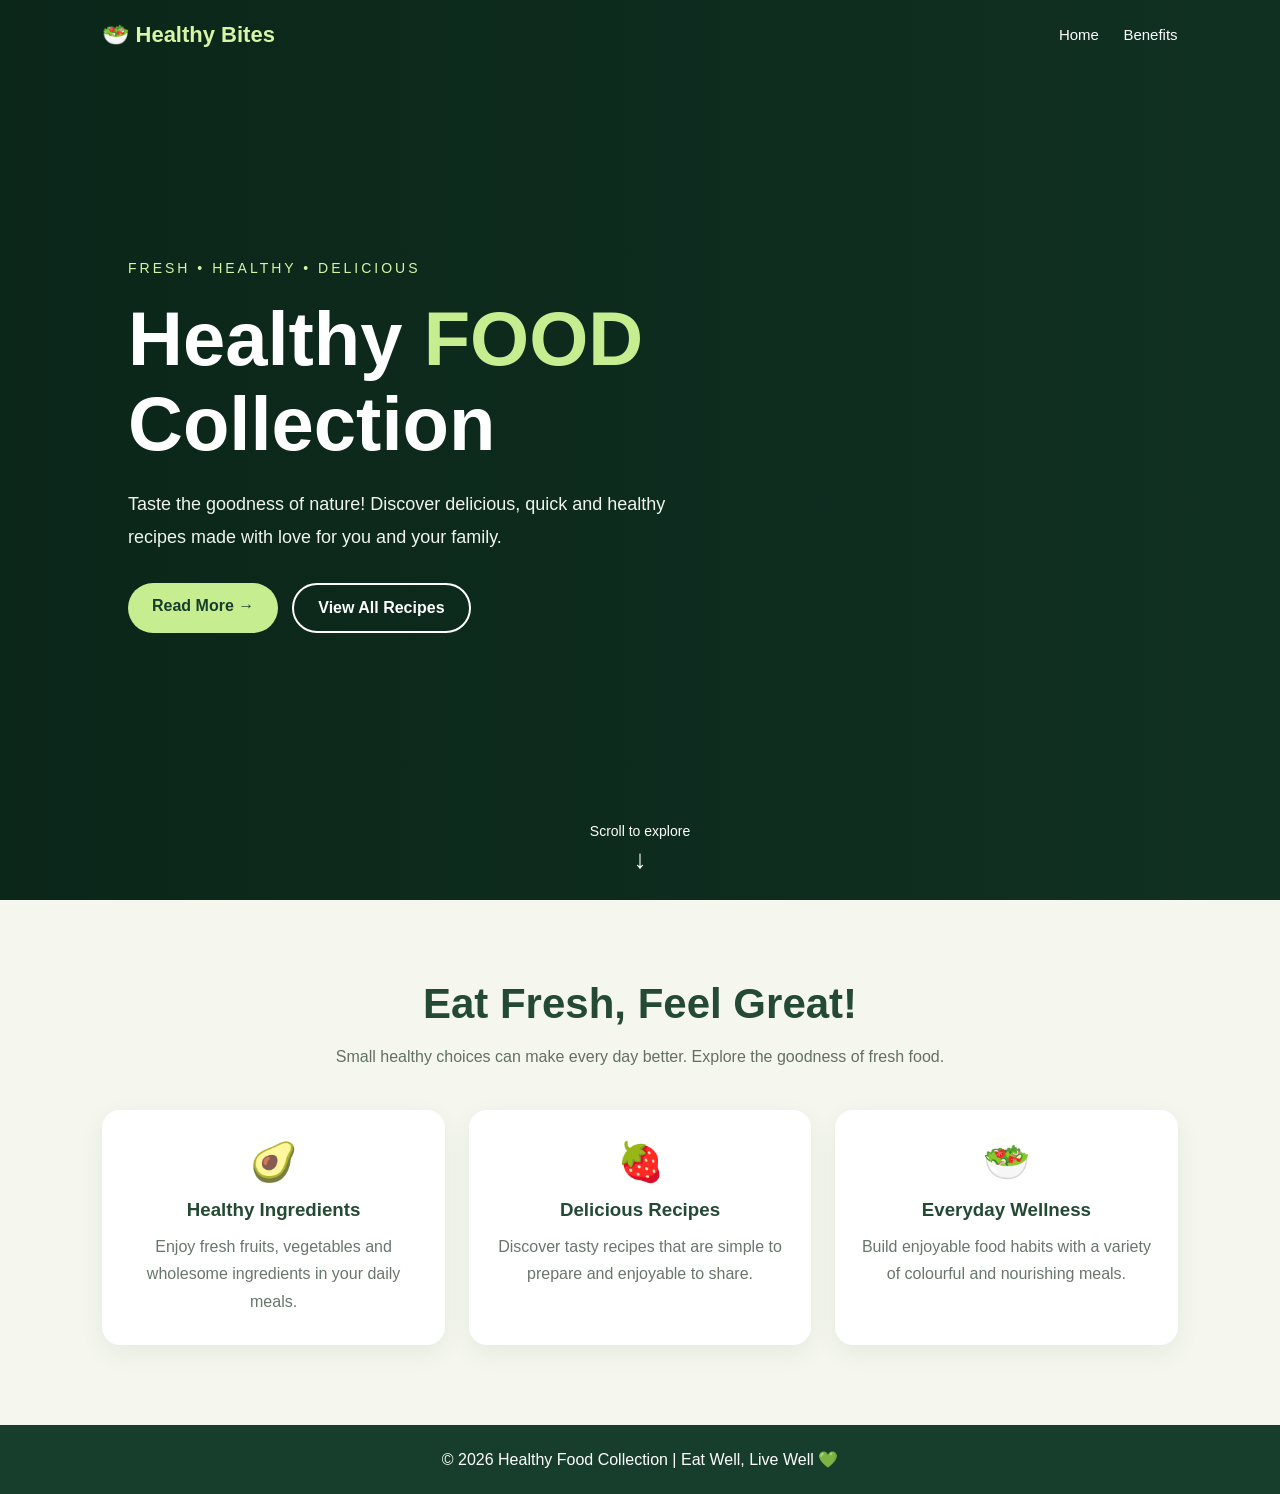
<file: index.html>
<!DOCTYPE html>
<html lang="en">
<head>
    <meta charset="UTF-8">
    <meta name="viewport"
          content="width=device-width, initial-scale=1.0">

    <title>Healthy Food Collection</title>

    <style>
        * {
            margin: 0;
            padding: 0;
            box-sizing: border-box;
        }

        html {
            scroll-behavior: smooth;
        }

        body {
            font-family: 'Segoe UI', Arial, sans-serif;
            color: #fff;
            background: #173d2c;
            overflow-x: hidden;
        }

        /* Main background image */
        .hero {
            min-height: 100vh;
            min-height: 100svh;
            background:
                linear-gradient(
                    90deg,
                    rgba(9, 35, 23, 0.88),
                    rgba(9, 35, 23, 0.48)
                ),
                url("https://images.unsplash.com/photo-1490645935967-10de6ba17061?auto=format&fit=crop&w=2000&q=85");

            background-size: cover;
            background-position: center;
            display: flex;
            flex-direction: column;
        }

        /* Navigation bar */
        nav {
            display: flex;
            justify-content: space-between;
            align-items: center;
            padding: 22px 8%;
            gap: 15px;
        }

        .logo {
            color: #d7f5a5;
            font-size: 22px;
            font-weight: bold;
        }

        nav a {
            color: white;
            text-decoration: none;
            margin-left: 20px;
            font-size: 15px;
        }

        nav a:hover {
            color: #d7f5a5;
        }

        /* Main content */
        .hero-content {
            flex: 1;
            display: flex;
            flex-direction: column;
            justify-content: center;
            align-items: flex-start;
            padding: 70px 10%;
            max-width: 900px;
        }

        .tagline {
            color: #d7f5a5;
            font-size: 14px;
            letter-spacing: 3px;
            text-transform: uppercase;
            margin-bottom: 20px;
        }

        h1 {
            font-size: clamp(42px, 7vw, 76px);
            line-height: 1.12;
            margin-bottom: 22px;
        }

        h1 span {
            color: #c7ed91;
        }

        .hero-content p {
            font-size: 18px;
            line-height: 1.8;
            max-width: 540px;
            color: #f0f5ec;
            margin-bottom: 30px;
        }

        .buttons {
            display: flex;
            flex-wrap: wrap;
            gap: 14px;
        }

        .btn {
            display: inline-block;
            padding: 14px 24px;
            border-radius: 30px;
            text-decoration: none;
            font-size: 16px;
            font-weight: 600;
            transition: 0.3s ease;
        }

        .btn-primary {
            background: #c7ed91;
            color: #173d2c;
        }

        .btn-secondary {
            border: 2px solid white;
            color: white;
        }

        .btn:hover {
            transform: translateY(-4px);
            box-shadow: 0 8px 20px #0003;
        }

        /* Scrolling indicator */
        .scroll-hint {
            text-align: center;
            padding: 0 0 25px;
            color: #fff;
            font-size: 14px;
            animation: float 1.8s infinite;
        }

        .scroll-hint a {
            color: white;
            text-decoration: none;
        }

        .arrow {
            display: block;
            font-size: 26px;
            margin-top: 5px;
        }

        /* Section below hero */
        .features {
            padding: 80px 8%;
            background: #f5f7ee;
            color: #244a34;
            text-align: center;
        }

        .features h2 {
            font-size: clamp(28px, 5vw, 42px);
            margin-bottom: 15px;
        }

        .section-intro {
            color: #627064;
            line-height: 1.7;
            margin-bottom: 40px;
        }

        .cards {
            display: grid;
            grid-template-columns: repeat(3, 1fr);
            gap: 24px;
            max-width: 1100px;
            margin: auto;
        }

        .card {
            padding: 30px 22px;
            background: white;
            border-radius: 18px;
            box-shadow: 0 8px 25px #173d2c12;
            transition: transform 0.3s;
        }

        .card:hover {
            transform: translateY(-7px);
        }

        .card .emoji {
            font-size: 38px;
            margin-bottom: 15px;
        }

        .card h3 {
            margin-bottom: 12px;
        }

        .card p {
            color: #68766b;
            line-height: 1.7;
        }

        footer {
            padding: 25px 15px;
            text-align: center;
            color: white;
            background: #173d2c;
        }

        /* Reveal animation on scroll */
        .reveal {
            opacity: 0;
            transform: translateY(35px);
            transition: opacity 0.8s ease,
                        transform 0.8s ease;
        }

        .reveal.show {
            opacity: 1;
            transform: translateY(0);
        }

        @keyframes float {
            0%, 100% {
                transform: translateY(0);
            }
            50% {
                transform: translateY(7px);
            }
        }

        /* Mobile responsive design */
        @media (max-width: 600px) {
            nav {
                padding: 18px 6%;
                flex-direction: column;
                gap: 12px;
            }

            .logo {
                font-size: 20px;
            }

            nav a {
                margin: 0 8px;
                font-size: 14px;
            }

            .hero {
                background-position: 58% center;
            }

            .hero-content {
                padding: 65px 7% 55px;
                align-items: flex-start;
            }

            h1 {
                font-size: 43px;
            }

            .hero-content p {
                font-size: 16px;
                line-height: 1.7;
            }

            .tagline {
                font-size: 12px;
                letter-spacing: 2px;
            }

            .buttons {
                flex-direction: column;
                width: 100%;
                align-items: stretch;
            }

            .btn {
                text-align: center;
                width: 100%;
            }

            .scroll-hint {
                padding-bottom: 20px;
            }

            .features {
                padding: 60px 6%;
            }

            .cards {
                grid-template-columns: 1fr;
                gap: 18px;
            }
        }

        /* Respect reduced-motion settings */
        @media (prefers-reduced-motion: reduce) {
            html {
                scroll-behavior: auto;
            }

            *, *::before, *::after {
                animation: none !important;
                transition: none !important;
            }

            .reveal {
                opacity: 1;
                transform: none;
            }
        }
    </style>
</head>

<body>

    <section class="hero" id="home">

        <nav>
            <div class="logo">🥗 Healthy Bites</div>

            <div>
                <a href="#home">Home</a>
                <a href="#benefits">Benefits</a>
            </div>
        </nav>

        <div class="hero-content">
            <div class="tagline">
                Fresh • Healthy • Delicious
            </div>

            <h1>
                Healthy <span>FOOD</span><br>
                Collection
            </h1>

            <p>
                Taste the goodness of nature! Discover delicious,
                quick and healthy recipes made with love for you
                and your family.
            </p>

            <div class="buttons">
                <a href="sak.html" class="btn btn-primary">
                    Read More →
                </a>

                <a href="recipes.html" class="btn btn-secondary">
                    View All Recipes
                </a>
            </div>
        </div>

        <div class="scroll-hint">
            <a href="#benefits">
                Scroll to explore
                <span class="arrow">↓</span>
            </a>
        </div>

    </section>

    <section class="features" id="benefits">

        <div class="reveal">
            <h2>Eat Fresh, Feel Great!</h2>

            <p class="section-intro">
                Small healthy choices can make every day better.
                Explore the goodness of fresh food.
            </p>
        </div>

        <div class="cards">

            <div class="card reveal">
                <div class="emoji">🥑</div>
                <h3>Healthy Ingredients</h3>
                <p>
                    Enjoy fresh fruits, vegetables and wholesome
                    ingredients in your daily meals.
                </p>
            </div>

            <div class="card reveal">
                <div class="emoji">🍓</div>
                <h3>Delicious Recipes</h3>
                <p>
                    Discover tasty recipes that are simple to
                    prepare and enjoyable to share.
                </p>
            </div>

            <div class="card reveal">
                <div class="emoji">🥗</div>
                <h3>Everyday Wellness</h3>
                <p>
                    Build enjoyable food habits with a variety
                    of colourful and nourishing meals.
                </p>
            </div>

        </div>
    </section>

    <footer>
        <p>© 2026 Healthy Food Collection | Eat Well, Live Well 💚</p>
    </footer>

    <script>
        const observer = new IntersectionObserver(
            (entries) => {
                entries.forEach((entry) => {
                    if (entry.isIntersecting) {
                        entry.target.classList.add("show");
                        observer.unobserve(entry.target);
                    }
                });
            },
            {
                threshold: 0.15
            }
        );

        document.querySelectorAll(".reveal").forEach((element) => {
            observer.observe(element);
        });
    </script>

</body>
</html>
</file>
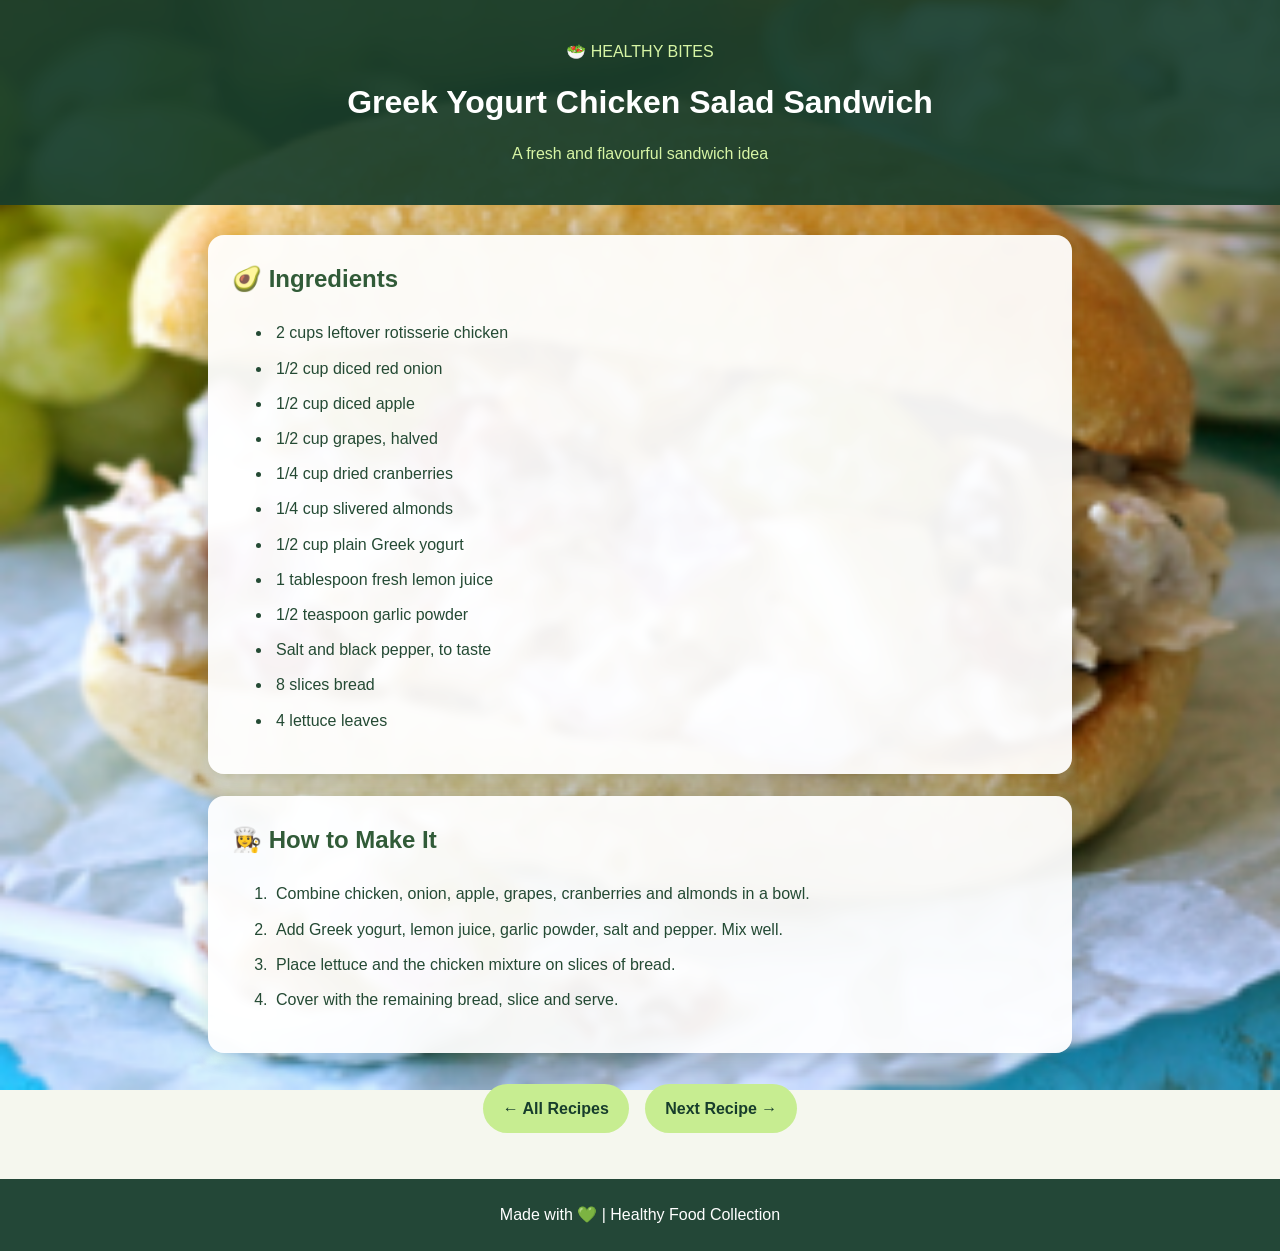
<file: 1food.html>
<!DOCTYPE html>
<html lang="en">
<head>
<meta charset="UTF-8">
<meta name="viewport" content="width=device-width, initial-scale=1.0">

<title>Greek Yogurt Chicken Salad Sandwich</title>

<style>
* {
    box-sizing: border-box;
}

body {
    margin: 0;
    font-family: 'Segoe UI', Arial, sans-serif;
    background-color: #f5f7ee;
    background-image: url("1 food.png");
    background-size: cover;
    background-position: center;
    background-repeat: no-repeat;
    background-attachment: fixed;
    color: #244a34;
    line-height: 1.7;
}

/* Header */
header {
    background: rgba(23, 61, 44, 0.92);
    color: white;
    text-align: center;
    padding: 30px 16px;
}

header p {
    color: #d7f5a5;
    margin: 8px 0;
}

header h1 {
    margin: 10px 0;
}

/* Main Content */
main {
    max-width: 900px;
    margin: 30px auto;
    padding: 0 18px;
}

/* Recipe Panels */
.panel {
    background: rgba(255, 255, 255, 0.94);
    padding: 24px;
    border-radius: 16px;
    margin-top: 22px;
    box-shadow: 0 5px 20px rgba(23, 61, 44, 0.15);
    backdrop-filter: blur(4px);
}

h2 {
    color: #315b38;
    margin-top: 0;
}

li {
    margin: 8px 0;
    padding-left: 4px;
}

/* Navigation Buttons */
.buttons {
    text-align: center;
    margin-top: 25px;
}

.btn {
    display: inline-block;
    background: #c7ed91;
    color: #173d2c;
    text-decoration: none;
    padding: 11px 20px;
    border-radius: 25px;
    font-weight: bold;
    margin: 6px;
    transition: background 0.3s ease;
}

.btn:hover {
    background: #b1df72;
}

/* Footer */
footer {
    text-align: center;
    background: rgba(23, 61, 44, 0.94);
    color: white;
    padding: 22px;
    margin-top: 40px;
}

/* Mobile Responsive */
@media (max-width: 600px) {
    body {
        background-attachment: scroll;
        background-position: center;
    }

    header {
        padding: 24px 14px;
    }

    header h1 {
        font-size: 27px;
        line-height: 1.3;
    }

    main {
        margin-top: 20px;
        padding: 0 12px;
    }

    .panel {
        padding: 18px;
        margin-top: 16px;
    }

    .btn {
        padding: 10px 16px;
    }
}
</style>
</head>

<body>

<header>
    <p>🥗 HEALTHY BITES</p>
    <h1>Greek Yogurt Chicken Salad Sandwich</h1>
    <p>A fresh and flavourful sandwich idea</p>
</header>

<main>

    <section class="panel">
        <h2>🥑 Ingredients</h2>

        <ul>
            <li>2 cups leftover rotisserie chicken</li>
            <li>1/2 cup diced red onion</li>
            <li>1/2 cup diced apple</li>
            <li>1/2 cup grapes, halved</li>
            <li>1/4 cup dried cranberries</li>
            <li>1/4 cup slivered almonds</li>
            <li>1/2 cup plain Greek yogurt</li>
            <li>1 tablespoon fresh lemon juice</li>
            <li>1/2 teaspoon garlic powder</li>
            <li>Salt and black pepper, to taste</li>
            <li>8 slices bread</li>
            <li>4 lettuce leaves</li>
        </ul>
    </section>

    <section class="panel">
        <h2>👩‍🍳 How to Make It</h2>

        <ol>
            <li>Combine chicken, onion, apple, grapes, cranberries and almonds in a bowl.</li>
            <li>Add Greek yogurt, lemon juice, garlic powder, salt and pepper. Mix well.</li>
            <li>Place lettuce and the chicken mixture on slices of bread.</li>
            <li>Cover with the remaining bread, slice and serve.</li>
        </ol>
    </section>

    <div class="buttons">
        <a class="btn" href="recipes.html">← All Recipes</a>
        <a class="btn" href="2food.html">Next Recipe →</a>
    </div>

</main>

<footer>
    Made with 💚 | Healthy Food Collection
</footer>

</body>
</html>
</file>
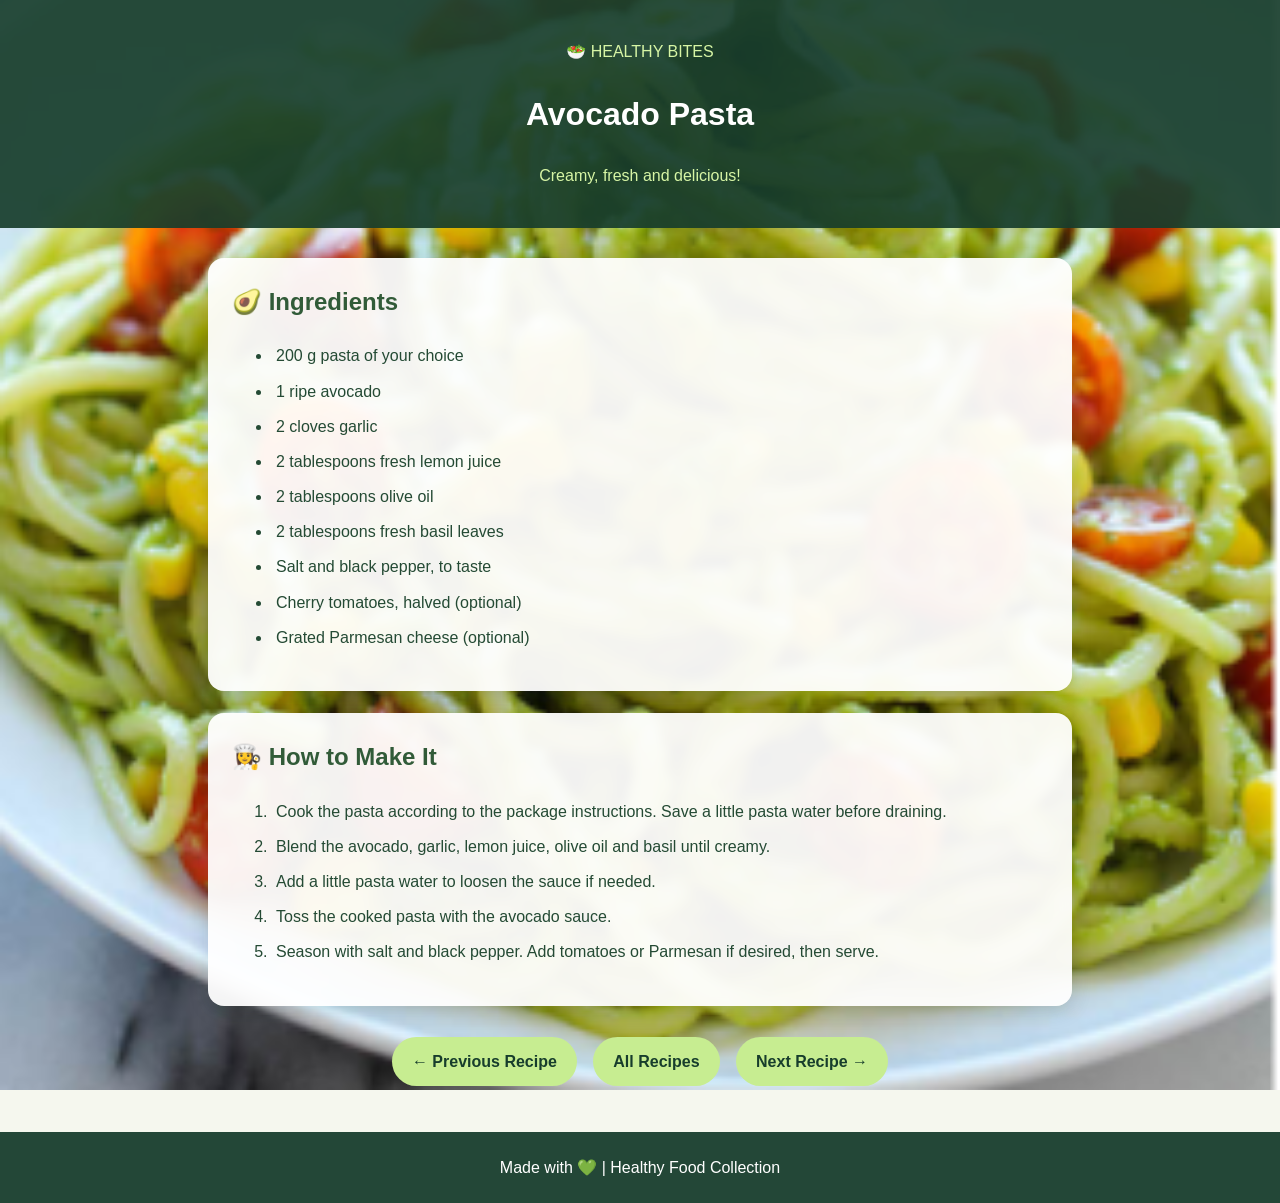
<file: 2food.html>
<!DOCTYPE html>
<html lang="en">
<head>
<meta charset="UTF-8">
<meta name="viewport" content="width=device-width, initial-scale=1.0">
<title>Avocado Pasta</title>

<style>
*{box-sizing:border-box}
body{margin:0;font-family:'Segoe UI',Arial,sans-serif;background:#f5f7ee url("2 food.png") center/cover no-repeat fixed;color:#244a34;line-height:1.7}
header{background:rgba(23,61,44,.92);color:white;text-align:center;padding:30px 16px}
header p{color:#d7f5a5;margin:8px 0}
main{max-width:900px;margin:30px auto;padding:0 18px}
.panel{background:rgba(255,255,255,.94);padding:24px;border-radius:16px;margin-top:22px;box-shadow:0 5px 20px rgba(23,61,44,.15);backdrop-filter:blur(4px)}
h2{color:#315b38;margin-top:0}
li{margin:8px 0;padding-left:4px}
.buttons{text-align:center;margin-top:25px}
.btn{display:inline-block;background:#c7ed91;color:#173d2c;text-decoration:none;padding:11px 20px;border-radius:25px;font-weight:bold;margin:6px}
.btn:hover{background:#b1df72}
footer{text-align:center;background:rgba(23,61,44,.94);color:white;padding:22px;margin-top:40px}
@media(max-width:600px){body{background-attachment:scroll}header{padding:24px 14px}header h1{font-size:27px;line-height:1.3}main{margin-top:20px;padding:0 12px}.panel{padding:18px;margin-top:16px}.btn{padding:10px 16px}}
</style>
</head>

<body>
<header>
<p>🥗 HEALTHY BITES</p>
<h1>Avocado Pasta</h1>
<p>Creamy, fresh and delicious!</p>
</header>

<main>
<section class="panel">
<h2>🥑 Ingredients</h2>
<ul>
<li>200 g pasta of your choice</li>
<li>1 ripe avocado</li>
<li>2 cloves garlic</li>
<li>2 tablespoons fresh lemon juice</li>
<li>2 tablespoons olive oil</li>
<li>2 tablespoons fresh basil leaves</li>
<li>Salt and black pepper, to taste</li>
<li>Cherry tomatoes, halved (optional)</li>
<li>Grated Parmesan cheese (optional)</li>
</ul>
</section>

<section class="panel">
<h2>👩‍🍳 How to Make It</h2>
<ol>
<li>Cook the pasta according to the package instructions. Save a little pasta water before draining.</li>
<li>Blend the avocado, garlic, lemon juice, olive oil and basil until creamy.</li>
<li>Add a little pasta water to loosen the sauce if needed.</li>
<li>Toss the cooked pasta with the avocado sauce.</li>
<li>Season with salt and black pepper. Add tomatoes or Parmesan if desired, then serve.</li>
</ol>
</section>

<div class="buttons">
<a class="btn" href="1food.html">← Previous Recipe</a>
<a class="btn" href="recipes.html">All Recipes</a>
<a class="btn" href="3food.html">Next Recipe →</a>
</div>
</main>

<footer>Made with 💚 | Healthy Food Collection</footer>
</body>
</html>
</file>
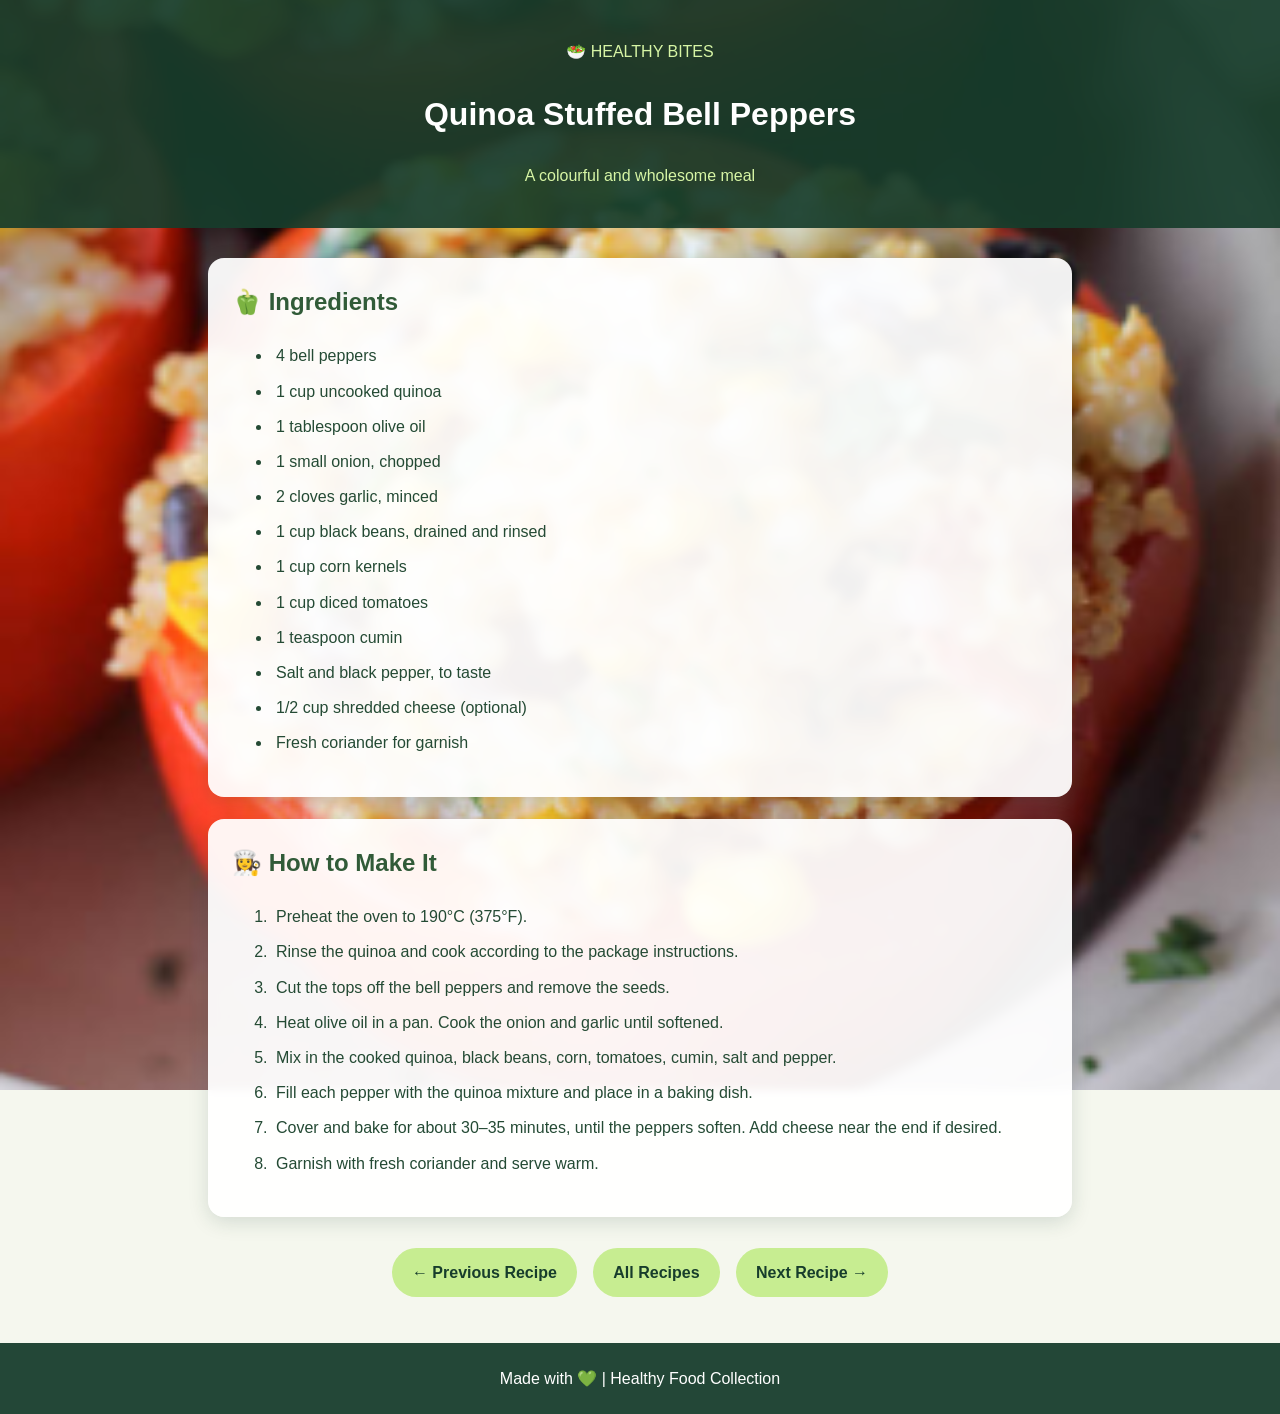
<file: 3food.html>
<!DOCTYPE html>
<html lang="en">
<head>
<meta charset="UTF-8">
<meta name="viewport" content="width=device-width, initial-scale=1.0">
<title>Quinoa Stuffed Bell Peppers</title>

<style>
*{box-sizing:border-box}
body{margin:0;font-family:'Segoe UI',Arial,sans-serif;background:#f5f7ee url("3food.png") center/cover no-repeat fixed;color:#244a34;line-height:1.7}
header{background:rgba(23,61,44,.92);color:white;text-align:center;padding:30px 16px}
header p{color:#d7f5a5;margin:8px 0}
main{max-width:900px;margin:30px auto;padding:0 18px}
.panel{background:rgba(255,255,255,.94);padding:24px;border-radius:16px;margin-top:22px;box-shadow:0 5px 20px rgba(23,61,44,.15);backdrop-filter:blur(4px)}
h2{color:#315b38;margin-top:0}
li{margin:8px 0;padding-left:4px}
.buttons{text-align:center;margin-top:25px}
.btn{display:inline-block;background:#c7ed91;color:#173d2c;text-decoration:none;padding:11px 20px;border-radius:25px;font-weight:bold;margin:6px}
.btn:hover{background:#b1df72}
footer{text-align:center;background:rgba(23,61,44,.94);color:white;padding:22px;margin-top:40px}
@media(max-width:600px){body{background-attachment:scroll}header{padding:24px 14px}header h1{font-size:27px;line-height:1.3}main{margin-top:20px;padding:0 12px}.panel{padding:18px;margin-top:16px}.btn{padding:10px 16px}}
</style>
</head>

<body>
<header>
<p>🥗 HEALTHY BITES</p>
<h1>Quinoa Stuffed Bell Peppers</h1>
<p>A colourful and wholesome meal</p>
</header>

<main>
<section class="panel">
<h2>🫑 Ingredients</h2>
<ul>
<li>4 bell peppers</li>
<li>1 cup uncooked quinoa</li>
<li>1 tablespoon olive oil</li>
<li>1 small onion, chopped</li>
<li>2 cloves garlic, minced</li>
<li>1 cup black beans, drained and rinsed</li>
<li>1 cup corn kernels</li>
<li>1 cup diced tomatoes</li>
<li>1 teaspoon cumin</li>
<li>Salt and black pepper, to taste</li>
<li>1/2 cup shredded cheese (optional)</li>
<li>Fresh coriander for garnish</li>
</ul>
</section>

<section class="panel">
<h2>👩‍🍳 How to Make It</h2>
<ol>
<li>Preheat the oven to 190°C (375°F).</li>
<li>Rinse the quinoa and cook according to the package instructions.</li>
<li>Cut the tops off the bell peppers and remove the seeds.</li>
<li>Heat olive oil in a pan. Cook the onion and garlic until softened.</li>
<li>Mix in the cooked quinoa, black beans, corn, tomatoes, cumin, salt and pepper.</li>
<li>Fill each pepper with the quinoa mixture and place in a baking dish.</li>
<li>Cover and bake for about 30–35 minutes, until the peppers soften. Add cheese near the end if desired.</li>
<li>Garnish with fresh coriander and serve warm.</li>
</ol>
</section>

<div class="buttons">
<a class="btn" href="2food.html">← Previous Recipe</a>
<a class="btn" href="recipes.html">All Recipes</a>
<a class="btn" href="4food.html">Next Recipe →</a>
</div>
</main>

<footer>Made with 💚 | Healthy Food Collection</footer>
</body>
</html>
</file>
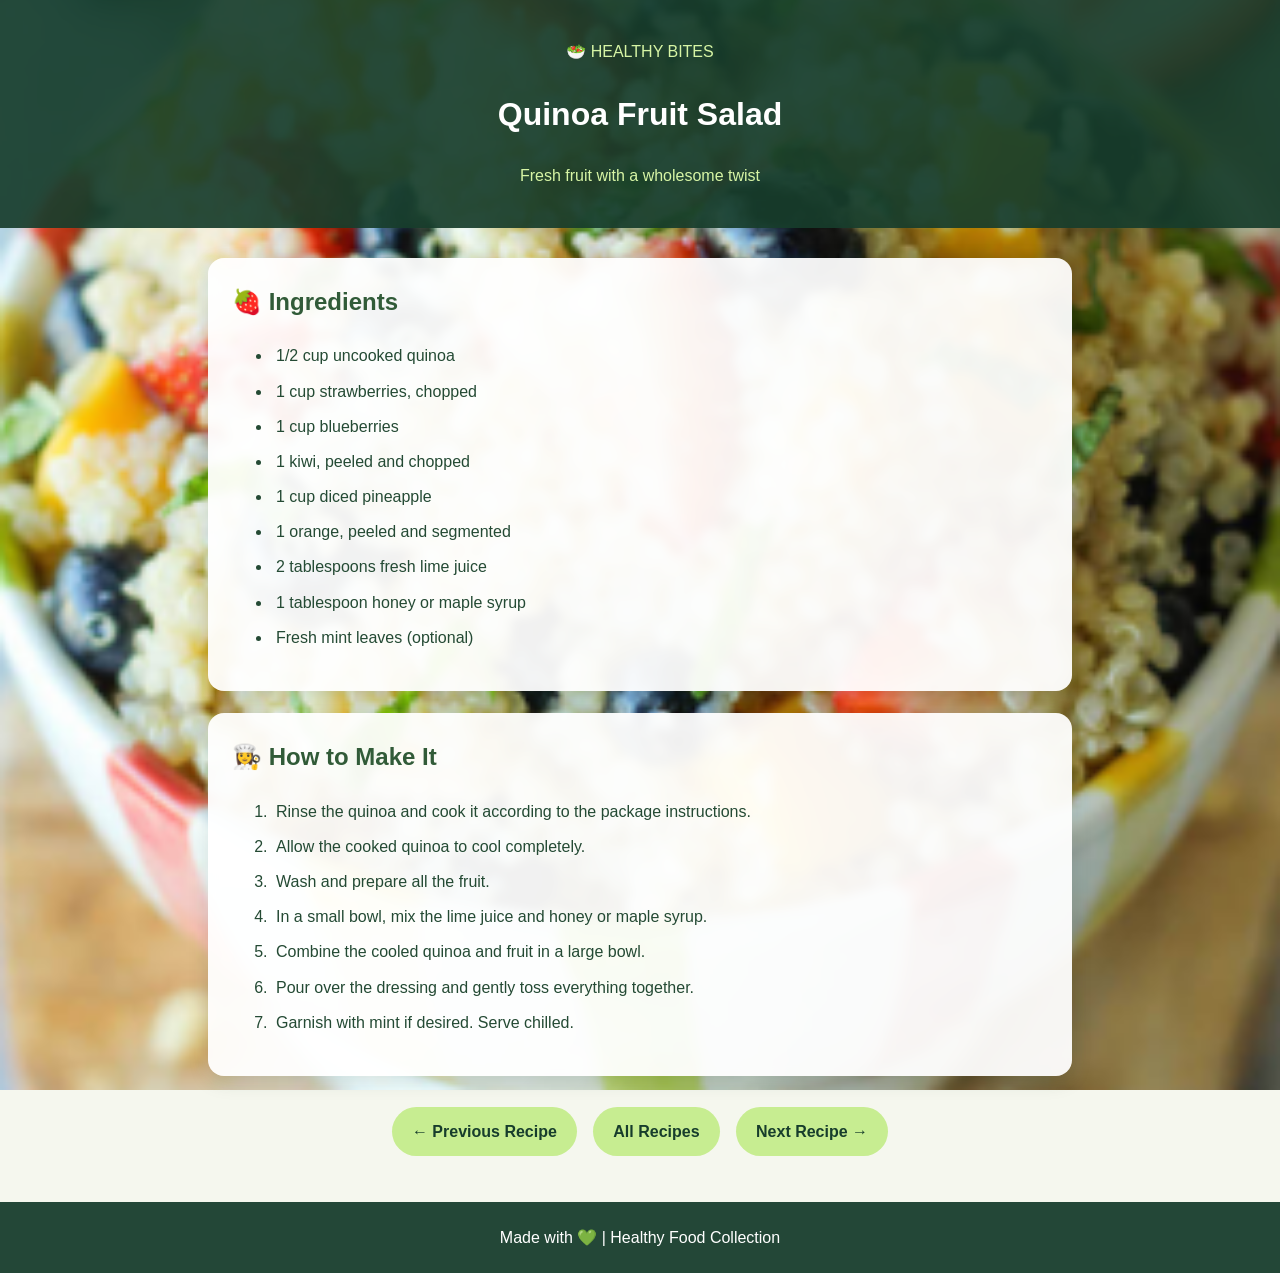
<file: 4food.html>
<!DOCTYPE html>
<html lang="en">
<head>
<meta charset="UTF-8">
<meta name="viewport" content="width=device-width, initial-scale=1.0">
<title>Quinoa Fruit Salad</title>

<style>
*{box-sizing:border-box}
body{margin:0;font-family:'Segoe UI',Arial,sans-serif;background:#f5f7ee url("4food.png") center/cover no-repeat fixed;color:#244a34;line-height:1.7}
header{background:rgba(23,61,44,.92);color:white;text-align:center;padding:30px 16px}
header p{color:#d7f5a5;margin:8px 0}
main{max-width:900px;margin:30px auto;padding:0 18px}
.panel{background:rgba(255,255,255,.94);padding:24px;border-radius:16px;margin-top:22px;box-shadow:0 5px 20px rgba(23,61,44,.15);backdrop-filter:blur(4px)}
h2{color:#315b38;margin-top:0}
li{margin:8px 0;padding-left:4px}
.buttons{text-align:center;margin-top:25px}
.btn{display:inline-block;background:#c7ed91;color:#173d2c;text-decoration:none;padding:11px 20px;border-radius:25px;font-weight:bold;margin:6px}
.btn:hover{background:#b1df72}
footer{text-align:center;background:rgba(23,61,44,.94);color:white;padding:22px;margin-top:40px}
@media(max-width:600px){body{background-attachment:scroll}header{padding:24px 14px}header h1{font-size:27px;line-height:1.3}main{margin-top:20px;padding:0 12px}.panel{padding:18px;margin-top:16px}.btn{padding:10px 16px}}
</style>
</head>

<body>
<header>
<p>🥗 HEALTHY BITES</p>
<h1>Quinoa Fruit Salad</h1>
<p>Fresh fruit with a wholesome twist</p>
</header>

<main>
<section class="panel">
<h2>🍓 Ingredients</h2>
<ul>
<li>1/2 cup uncooked quinoa</li>
<li>1 cup strawberries, chopped</li>
<li>1 cup blueberries</li>
<li>1 kiwi, peeled and chopped</li>
<li>1 cup diced pineapple</li>
<li>1 orange, peeled and segmented</li>
<li>2 tablespoons fresh lime juice</li>
<li>1 tablespoon honey or maple syrup</li>
<li>Fresh mint leaves (optional)</li>
</ul>
</section>

<section class="panel">
<h2>👩‍🍳 How to Make It</h2>
<ol>
<li>Rinse the quinoa and cook it according to the package instructions.</li>
<li>Allow the cooked quinoa to cool completely.</li>
<li>Wash and prepare all the fruit.</li>
<li>In a small bowl, mix the lime juice and honey or maple syrup.</li>
<li>Combine the cooled quinoa and fruit in a large bowl.</li>
<li>Pour over the dressing and gently toss everything together.</li>
<li>Garnish with mint if desired. Serve chilled.</li>
</ol>
</section>

<div class="buttons">
<a class="btn" href="3food.html">← Previous Recipe</a>
<a class="btn" href="recipes.html">All Recipes</a>
<a class="btn" href="5food.html">Next Recipe →</a>
</div>
</main>

<footer>Made with 💚 | Healthy Food Collection</footer>
</body>
</html>
</file>
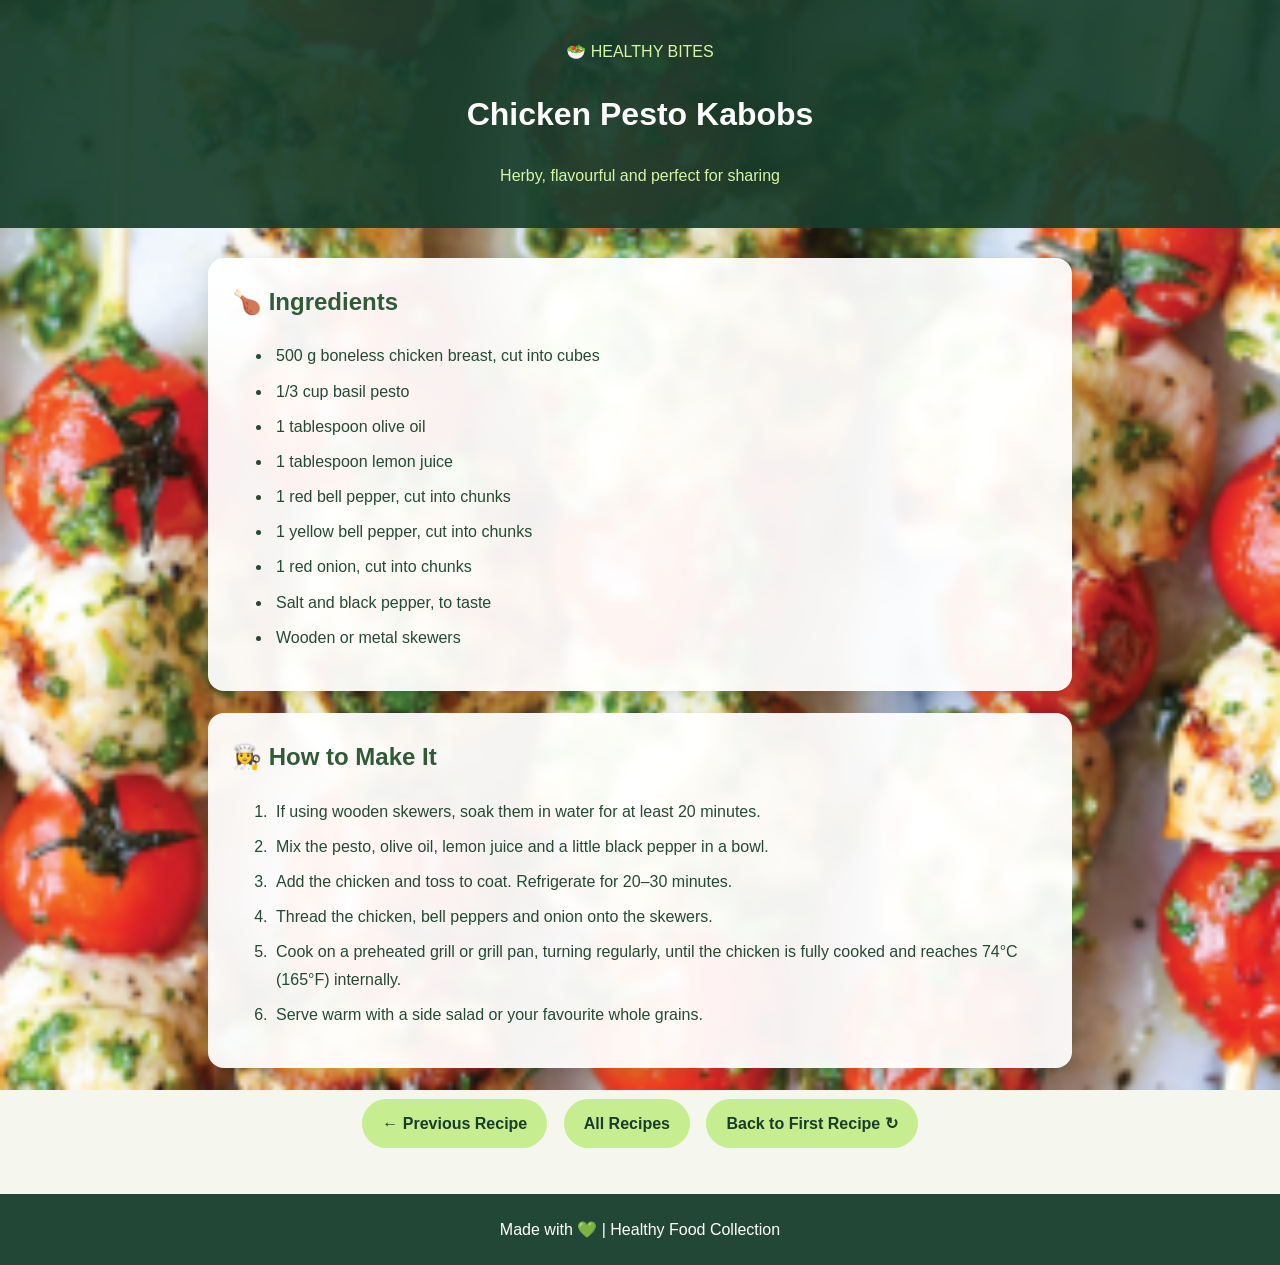
<file: 5food.html>
<!DOCTYPE html>
<html lang="en">
<head>
<meta charset="UTF-8">
<meta name="viewport" content="width=device-width, initial-scale=1.0">
<title>Chicken Pesto Kabobs</title>

<style>
*{box-sizing:border-box}
body{margin:0;font-family:'Segoe UI',Arial,sans-serif;background:#f5f7ee url("5food.png") center/cover no-repeat fixed;color:#244a34;line-height:1.7}
header{background:rgba(23,61,44,.92);color:white;text-align:center;padding:30px 16px}
header p{color:#d7f5a5;margin:8px 0}
main{max-width:900px;margin:30px auto;padding:0 18px}
.panel{background:rgba(255,255,255,.94);padding:24px;border-radius:16px;margin-top:22px;box-shadow:0 5px 20px rgba(23,61,44,.15);backdrop-filter:blur(4px)}
h2{color:#315b38;margin-top:0}
li{margin:8px 0;padding-left:4px}
.buttons{text-align:center;margin-top:25px}
.btn{display:inline-block;background:#c7ed91;color:#173d2c;text-decoration:none;padding:11px 20px;border-radius:25px;font-weight:bold;margin:6px}
.btn:hover{background:#b1df72}
footer{text-align:center;background:rgba(23,61,44,.94);color:white;padding:22px;margin-top:40px}
@media(max-width:600px){body{background-attachment:scroll}header{padding:24px 14px}header h1{font-size:27px;line-height:1.3}main{margin-top:20px;padding:0 12px}.panel{padding:18px;margin-top:16px}.btn{padding:10px 16px}}
</style>
</head>

<body>
<header>
<p>🥗 HEALTHY BITES</p>
<h1>Chicken Pesto Kabobs</h1>
<p>Herby, flavourful and perfect for sharing</p>
</header>

<main>
<section class="panel">
<h2>🍗 Ingredients</h2>
<ul>
<li>500 g boneless chicken breast, cut into cubes</li>
<li>1/3 cup basil pesto</li>
<li>1 tablespoon olive oil</li>
<li>1 tablespoon lemon juice</li>
<li>1 red bell pepper, cut into chunks</li>
<li>1 yellow bell pepper, cut into chunks</li>
<li>1 red onion, cut into chunks</li>
<li>Salt and black pepper, to taste</li>
<li>Wooden or metal skewers</li>
</ul>
</section>

<section class="panel">
<h2>👩‍🍳 How to Make It</h2>
<ol>
<li>If using wooden skewers, soak them in water for at least 20 minutes.</li>
<li>Mix the pesto, olive oil, lemon juice and a little black pepper in a bowl.</li>
<li>Add the chicken and toss to coat. Refrigerate for 20–30 minutes.</li>
<li>Thread the chicken, bell peppers and onion onto the skewers.</li>
<li>Cook on a preheated grill or grill pan, turning regularly, until the chicken is fully cooked and reaches 74°C (165°F) internally.</li>
<li>Serve warm with a side salad or your favourite whole grains.</li>
</ol>
</section>

<div class="buttons">
<a class="btn" href="4food.html">← Previous Recipe</a>
<a class="btn" href="recipes.html">All Recipes</a>
<a class="btn" href="1food.html">Back to First Recipe ↻</a>
</div>
</main>

<footer>Made with 💚 | Healthy Food Collection</footer>
</body>
</html>
</file>
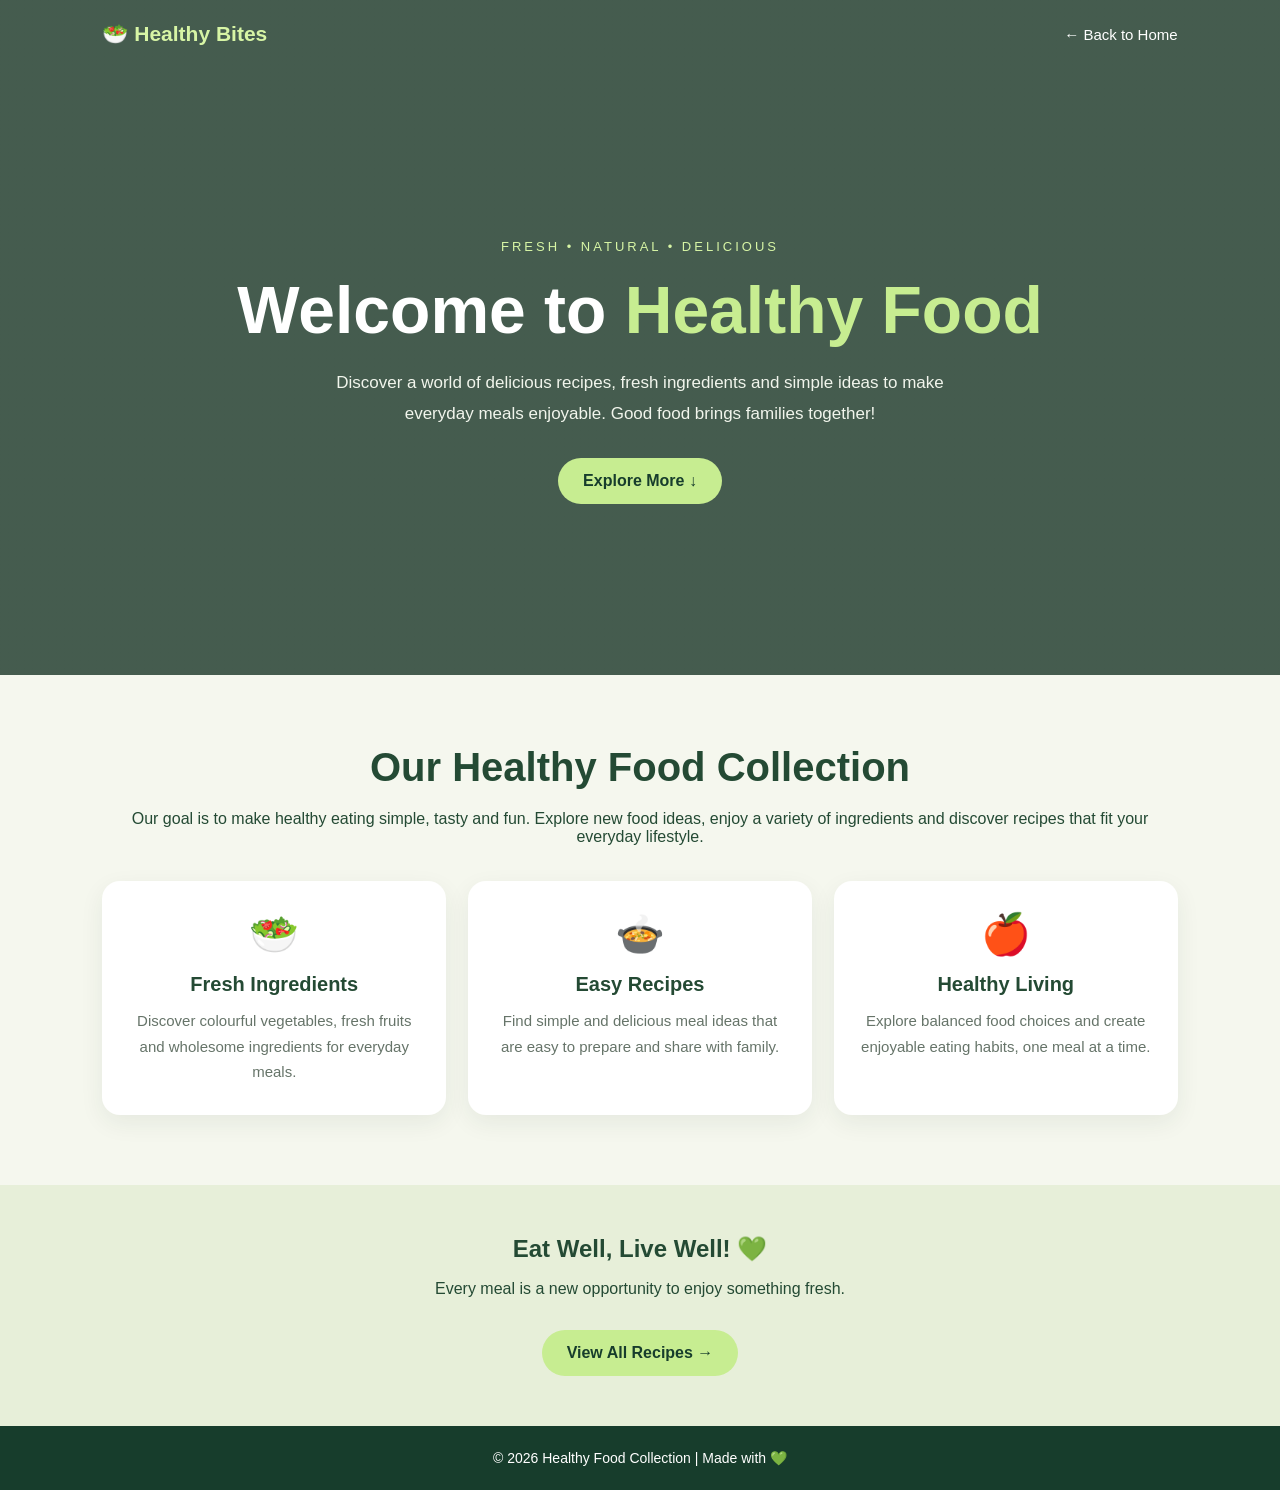
<file: sak.html>
<!DOCTYPE html>
<html lang="en">
<head>
    <meta charset="UTF-8">
    <meta name="viewport" content="width=device-width, initial-scale=1.0">

    <title>About Us | Healthy Food Collection</title>

    <style>
        * {
            margin: 0;
            padding: 0;
            box-sizing: border-box;
        }

        html {
            scroll-behavior: smooth;
        }

        body {
            font-family: 'Segoe UI', Arial, sans-serif;
            background: #f5f7ee;
            color: #244a34;
            overflow-x: hidden;
        }

        /* Header background */
        .hero {
            min-height: 75vh;
            min-height: 75svh;
            background:
                linear-gradient(
                    rgba(10, 40, 25, 0.75),
                    rgba(10, 40, 25, 0.75)
                ),
                url("https://images.unsplash.com/photo-1490645935967-10de6ba17061?auto=format&fit=crop&w=1600&q=85");

            background-size: cover;
            background-position: center;
            color: white;
            display: flex;
            flex-direction: column;
        }

        nav {
            display: flex;
            justify-content: space-between;
            align-items: center;
            padding: 22px 8%;
            gap: 15px;
        }

        .logo {
            font-size: 21px;
            font-weight: bold;
            color: #d7f5a5;
        }

        nav a {
            color: white;
            text-decoration: none;
            font-size: 15px;
        }

        .hero-content {
            flex: 1;
            display: flex;
            flex-direction: column;
            justify-content: center;
            align-items: center;
            text-align: center;
            padding: 60px 7%;
        }

        .tagline {
            color: #d7f5a5;
            letter-spacing: 3px;
            text-transform: uppercase;
            font-size: 13px;
            margin-bottom: 18px;
        }

        h1 {
            font-size: clamp(38px, 7vw, 66px);
            margin-bottom: 20px;
        }

        h1 span {
            color: #c7ed91;
        }

        .hero-content p {
            font-size: 17px;
            line-height: 1.8;
            max-width: 650px;
            color: #f1f5ec;
        }

        .btn {
            display: inline-block;
            margin-top: 28px;
            padding: 14px 25px;
            border-radius: 30px;
            background: #c7ed91;
            color: #173d2c;
            font-weight: bold;
            text-decoration: none;
            transition: 0.3s;
        }

        .btn:hover {
            transform: translateY(-4px);
        }

        /* Main content */
        .about {
            padding: 70px 8%;
            text-align: center;
        }

        .about h2 {
            font-size: clamp(27px, 5vw, 40px);
            margin-bottom: 20px;
        }

        .about > p {
            max-width: 750px;
            margin: 0 auto 35px;
            line-height: 1.9;
            color: #5f6e61;
            font-size: 16px;
        }

        .cards {
            display: grid;
            grid-template-columns: repeat(3, 1fr);
            gap: 22px;
            max-width: 1100px;
            margin: 35px auto 0;
        }

        .card {
            background: white;
            padding: 30px 22px;
            border-radius: 18px;
            box-shadow: 0 8px 25px #173d2c12;
            transition: transform 0.3s;
        }

        .card:hover {
            transform: translateY(-6px);
        }

        .emoji {
            font-size: 40px;
            margin-bottom: 15px;
        }

        .card h3 {
            margin-bottom: 12px;
            font-size: 20px;
        }

        .card p {
            color: #667469;
            line-height: 1.7;
            font-size: 15px;
        }

        .bottom {
            background: #e7efd9;
            padding: 50px 7%;
            text-align: center;
        }

        .bottom h2 {
            margin-bottom: 12px;
        }

        .bottom p {
            line-height: 1.7;
        }

        footer {
            background: #173d2c;
            color: white;
            text-align: center;
            padding: 24px 15px;
            font-size: 14px;
        }

        /* Scroll animation */
        .reveal {
            opacity: 0;
            transform: translateY(30px);
            transition: opacity 0.8s ease,
                        transform 0.8s ease;
        }

        .reveal.show {
            opacity: 1;
            transform: translateY(0);
        }

        @media (max-width: 600px) {
            nav {
                padding: 18px 6%;
                flex-direction: column;
                gap: 14px;
            }

            .logo {
                font-size: 19px;
            }

            .hero {
                min-height: 75svh;
                background-position: 58% center;
            }

            .hero-content {
                padding: 55px 7%;
            }

            .hero-content p {
                font-size: 15px;
            }

            .tagline {
                font-size: 11px;
                letter-spacing: 2px;
            }

            .about {
                padding: 55px 6%;
            }

            .cards {
                grid-template-columns: 1fr;
                gap: 18px;
            }

            .card {
                padding: 27px 20px;
            }
        }

        @media (prefers-reduced-motion: reduce) {
            html {
                scroll-behavior: auto;
            }

            *, *::before, *::after {
                animation: none !important;
                transition: none !important;
            }

            .reveal {
                opacity: 1;
                transform: none;
            }
        }
    </style>
</head>

<body>

    <!-- Hero section -->
    <section class="hero" id="home">

        <nav>
            <div class="logo">🥗 Healthy Bites</div>
            <a href="index.html">← Back to Home</a>
        </nav>

        <div class="hero-content">
            <div class="tagline">Fresh • Natural • Delicious</div>

            <h1>
                Welcome to <span>Healthy Food</span>
            </h1>

            <p>
                Discover a world of delicious recipes, fresh ingredients
                and simple ideas to make everyday meals enjoyable.
                Good food brings families together!
            </p>

            <a href="#about" class="btn">Explore More ↓</a>
        </div>
    </section>

    <!-- About section -->
    <section class="about" id="about">

        <div class="reveal">
            <h2>Our Healthy Food Collection</h2>

            <p>
                Our goal is to make healthy eating simple, tasty and fun.
                Explore new food ideas, enjoy a variety of ingredients
                and discover recipes that fit your everyday lifestyle.
            </p>
        </div>

        <div class="cards">

            <div class="card reveal">
                <div class="emoji">🥗</div>
                <h3>Fresh Ingredients</h3>
                <p>
                    Discover colourful vegetables, fresh fruits
                    and wholesome ingredients for everyday meals.
                </p>
            </div>

            <div class="card reveal">
                <div class="emoji">🍲</div>
                <h3>Easy Recipes</h3>
                <p>
                    Find simple and delicious meal ideas that
                    are easy to prepare and share with family.
                </p>
            </div>

            <div class="card reveal">
                <div class="emoji">🍎</div>
                <h3>Healthy Living</h3>
                <p>
                    Explore balanced food choices and create
                    enjoyable eating habits, one meal at a time.
                </p>
            </div>

        </div>
    </section>

    <!-- Bottom section -->
    <section class="bottom reveal">
        <h2>Eat Well, Live Well! 💚</h2>
        <p>
            Every meal is a new opportunity to enjoy something fresh.
        </p>

        <a href="recipes.html" class="btn">
            View All Recipes →
        </a>
    </section>

    <footer>
        © 2026 Healthy Food Collection | Made with 💚
    </footer>

    <script>
        const observer = new IntersectionObserver((entries) => {
            entries.forEach((entry) => {
                if (entry.isIntersecting) {
                    entry.target.classList.add("show");
                    observer.unobserve(entry.target);
                }
            });
        }, {
            threshold: 0.15
        });

        document.querySelectorAll(".reveal").forEach((element) => {
            observer.observe(element);
        });
    </script>

</body>
</html>
</file>
